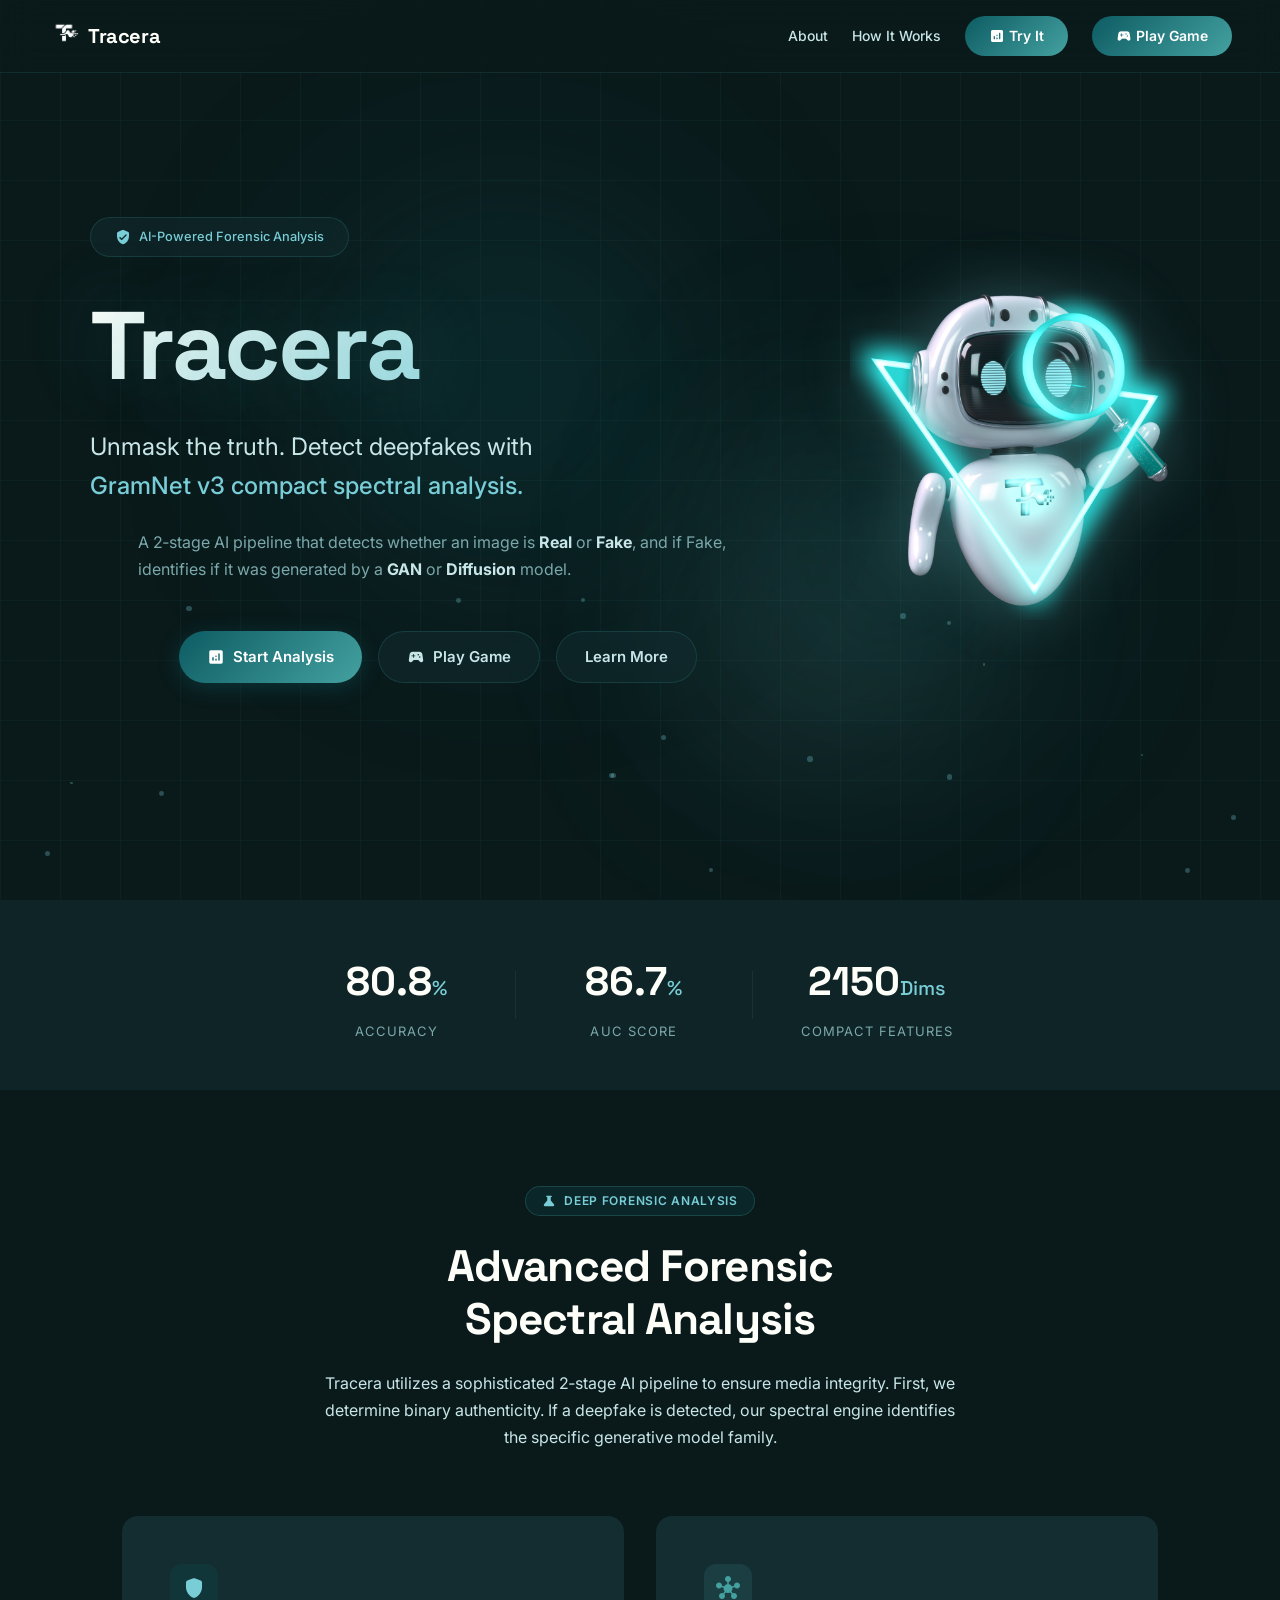
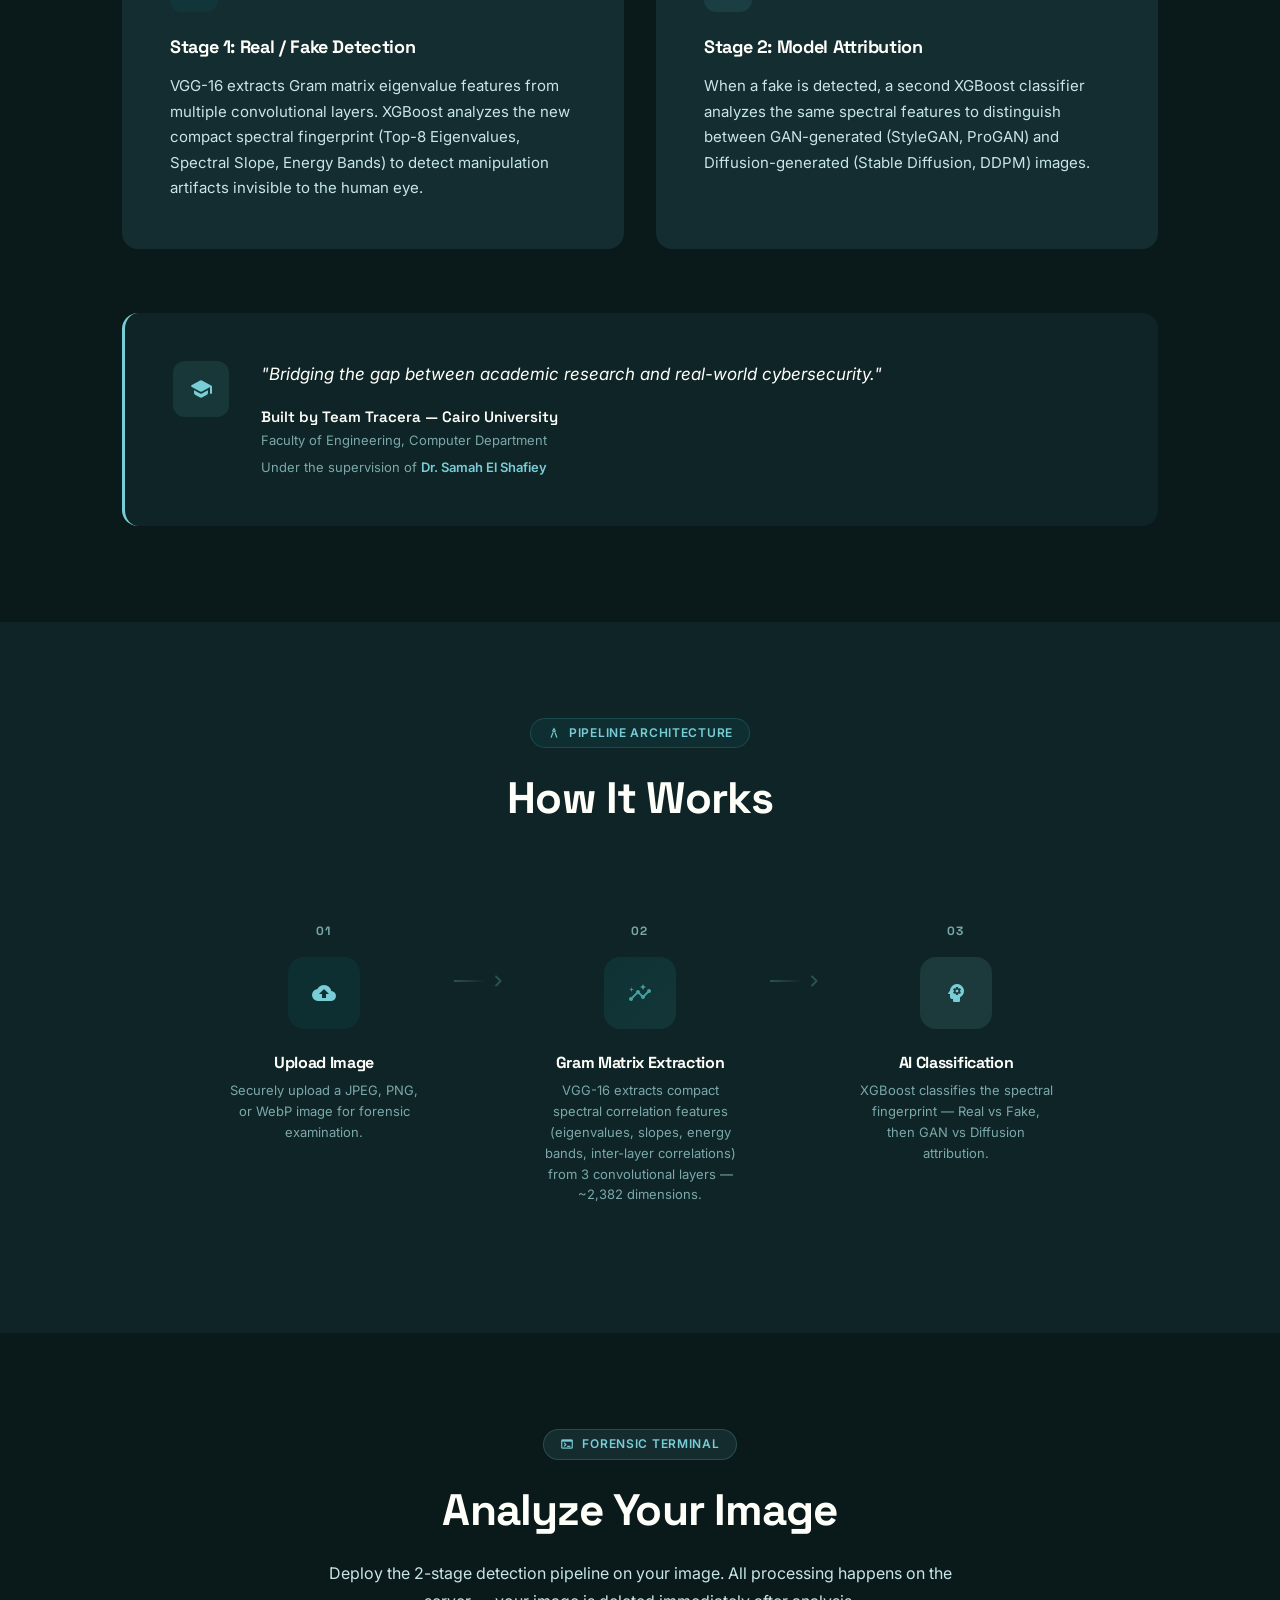
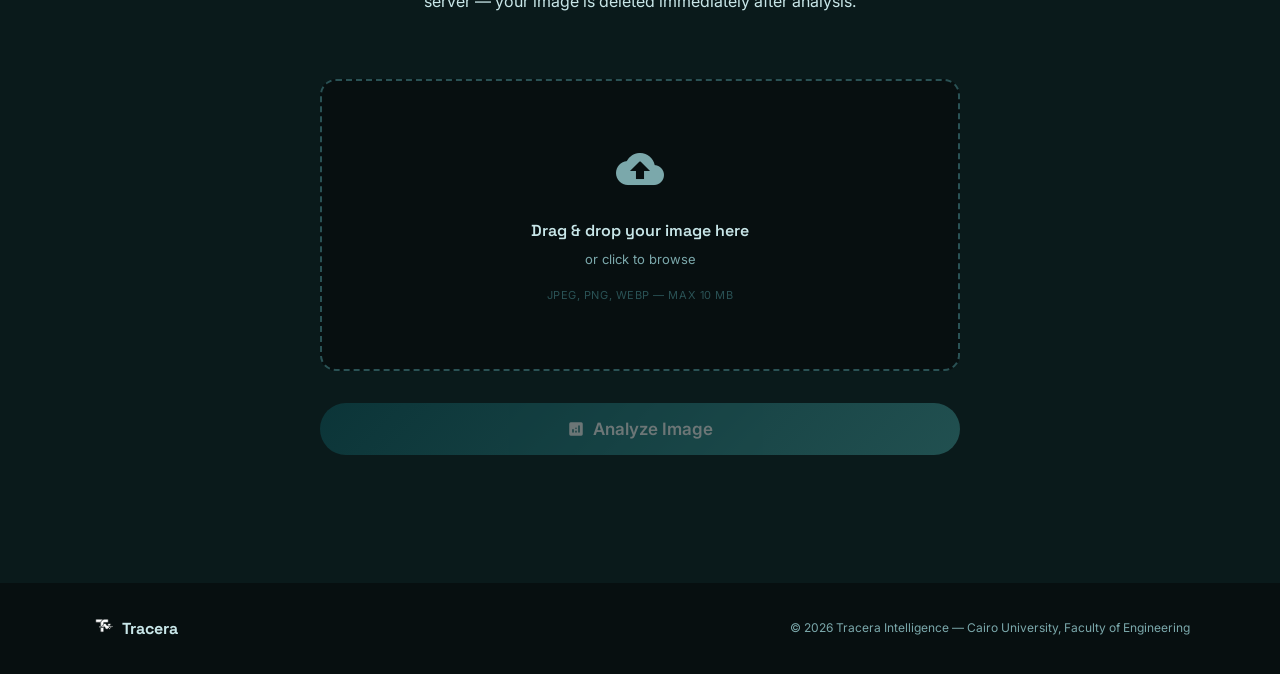
<file: static/index.html>
<!DOCTYPE html>
<html lang="en">

<head>
    <meta charset="UTF-8" />
    <meta name="viewport" content="width=device-width, initial-scale=1.0" />
    <title>Tracera | Digital Forensic Intelligence — Deepfake Detection</title>
    <meta name="description"
        content="Tracera is an AI-powered deepfake detection tool using Gram Matrix spectral analysis. Built by Cairo University Engineering students." />
    <meta name="theme-color" content="#0a1a1b" />

    <!-- Fonts: Space Grotesk (Headlines) + Inter (Body) -->
    <link rel="preconnect" href="https://fonts.googleapis.com" />
    <link rel="preconnect" href="https://fonts.gstatic.com" crossorigin />
    <link
        href="https://fonts.googleapis.com/css2?family=Space+Grotesk:wght@400;500;600;700&family=Inter:wght@300;400;500;600&display=swap"
        rel="stylesheet" />

    <!-- Material Icons -->
    <link href="https://fonts.googleapis.com/icon?family=Material+Icons+Round" rel="stylesheet" />

    <link rel="stylesheet" href="css/style.css" />
</head>

<body>

    <!-- ============================================================= -->
    <!-- NAVIGATION -->
    <!-- ============================================================= -->
    <nav id="main-nav" class="nav">
        <div class="nav__brand">
            <img src="images/logo.png" alt="Tracera Logo" class="nav__logo-img" />
            <span class="nav__logo-text">Tracera</span>
        </div>
        <button class="nav__hamburger" id="hamburger-btn" aria-label="Toggle menu">
            <span></span><span></span><span></span>
        </button>
        <div class="nav__links" id="nav-links">
            <a href="#about" class="nav__link" id="nav-about">About</a>
            <a href="#how-it-works" class="nav__link" id="nav-how">How It Works</a>
            <a href="#try" class="nav__link nav__link--cta" id="nav-try">
                <span class="material-icons-round">analytics</span>
                Try It
            </a>
            <a href="https://noureldin-islam-2006.github.io/tracera-game/" target="_blank" rel="noopener noreferrer" class="nav__link nav__link--cta nav__link--game" id="nav-game">
                <span class="material-icons-round">sports_esports</span>
                Play Game
            </a>
        </div>
    </nav>

    <!-- ============================================================= -->
    <!-- HERO SECTION -->
    <!-- ============================================================= -->
    <section id="hero" class="hero">
        <div class="hero__bg">
            <div class="hero__orb hero__orb--1"></div>
            <div class="hero__orb hero__orb--2"></div>
            <div class="hero__orb hero__orb--3"></div>
            <div class="hero__grid-overlay"></div>
            <div class="hero__particles" id="hero-particles"></div>
        </div>
        <div class="hero__content">
            <div class="hero__text">
                <div class="hero__badge" data-animate="fade-up">
                    <span class="material-icons-round">verified_user</span>
                    AI-Powered Forensic Analysis
                </div>
                <h1 class="hero__title" data-animate="fade-up" data-delay="100">
                    Tracera
                </h1>
                <p class="hero__subtitle" data-animate="fade-up" data-delay="200">
                    Unmask the truth. Detect deepfakes with<br />
                    <span class="hero__highlight">GramNet v3 compact spectral analysis.</span>
                </p>
                <p class="hero__desc" data-animate="fade-up" data-delay="300">
                    A 2&#8209;stage AI pipeline that detects whether an image is
                    <strong>Real</strong> or <strong>Fake</strong>, and if Fake, identifies
                    if it was generated by a <strong>GAN</strong> or <strong>Diffusion</strong> model.
                </p>
                <div class="hero__actions" data-animate="fade-up" data-delay="400">
                    <a href="#try" class="btn btn--primary" id="hero-cta">
                        <span class="material-icons-round">analytics</span>
                        Start Analysis
                    </a>
                    <a href="https://noureldin-islam-2006.github.io/tracera-game/" target="_blank" rel="noopener noreferrer" class="btn btn--secondary" id="hero-game">
                        <span class="material-icons-round">sports_esports</span>
                        Play Game
                    </a>
                    <a href="#about" class="btn btn--secondary" id="hero-learn">
                        Learn More
                    </a>
                </div>

            </div>
            <div class="hero__robot" data-animate="fade-up" data-delay="200">
                <img src="images/robot.png" alt="Tracera AI Robot Mascot" class="hero__robot-img" />
            </div>
        </div>
    </section>

    <!-- ============================================================= -->
    <!-- STATS BAR -->
    <!-- ============================================================= -->
    <section class="stats" data-animate="fade-up">
        <div class="stats__card" id="stat-accuracy">
            <span class="stats__value" data-count="88.58">0</span><span class="stats__unit">%</span>
            <span class="stats__label">Accuracy</span>
        </div>
        <div class="stats__divider"></div>
        <div class="stats__card" id="stat-auc">
            <span class="stats__value" data-count="95.08">0</span><span class="stats__unit">%</span>
            <span class="stats__label">AUC Score</span>
        </div>
        <div class="stats__divider"></div>
        <div class="stats__card" id="stat-pipeline">
            <span class="stats__value" data-count="2358">0</span><span class="stats__unit">Dims</span>
            <span class="stats__label">Compact Features</span>
        </div>
    </section>

    <!-- ============================================================= -->
    <!-- ABOUT SECTION -->
    <!-- ============================================================= -->
    <section id="about" class="about">
        <div class="section-container">
            <div class="section-header" data-animate="fade-up">
                <span class="section-header__chip">
                    <span class="material-icons-round">science</span>
                    Deep Forensic Analysis
                </span>
                <h2 class="section-header__title">Advanced Forensic<br />Spectral Analysis</h2>
                <p class="section-header__desc">
                    Tracera utilizes a sophisticated 2&#8209;stage AI pipeline to ensure
                    media integrity. First, we determine binary authenticity. If a deepfake
                    is detected, our spectral engine identifies the specific generative
                    model family.
                </p>
            </div>

            <div class="about__cards" data-animate="fade-up" data-delay="200">
                <div class="about__card">
                    <div class="about__card-icon about__card-icon--stage1">
                        <span class="material-icons-round">shield</span>
                    </div>
                    <h3>Stage 1: Real / Fake Detection</h3>
                    <p>
                        VGG-16 extracts Gram matrix eigenvalue features from multiple
                        convolutional layers. XGBoost analyzes the new compact spectral fingerprint
                        (Top-8 Eigenvalues, Spectral Slope, Energy Bands) to detect manipulation
                        artifacts invisible to the human eye.
                    </p>
                </div>
                <div class="about__card">
                    <div class="about__card-icon about__card-icon--stage2">
                        <span class="material-icons-round">hub</span>
                    </div>
                    <h3>Stage 2: Model Attribution</h3>
                    <p>
                        When a fake is detected, a second XGBoost classifier analyzes the
                        same spectral features to distinguish between GAN-generated
                        (StyleGAN, ProGAN) and Diffusion-generated (Stable Diffusion, DDPM) images.
                    </p>
                </div>
            </div>

            <!-- Team Credit -->
            <div class="about__team" data-animate="fade-up" data-delay="400">
                <div class="about__team-badge">
                    <span class="material-icons-round">school</span>
                </div>
                <div class="about__team-info">
                    <p class="about__team-quote">"Bridging the gap between academic research and real-world
                        cybersecurity."</p>
                    <p class="about__team-name">Built by Team Tracera — Cairo University</p>
                    <p class="about__team-dept">Faculty of Engineering, Computer Department</p>
                    <p class="about__team-sup">Under the supervision of <strong>Dr. Samah El Shafiey</strong></p>
                </div>
            </div>
        </div>
    </section>

    <!-- ============================================================= -->
    <!-- HOW IT WORKS -->
    <!-- ============================================================= -->
    <section id="how-it-works" class="how">
        <div class="section-container">
            <div class="section-header" data-animate="fade-up">
                <span class="section-header__chip">
                    <span class="material-icons-round">architecture</span>
                    Pipeline Architecture
                </span>
                <h2 class="section-header__title">How It Works</h2>
            </div>

            <div class="how__steps" data-animate="fade-up" data-delay="200">
                <div class="how__step">
                    <div class="how__step-num">01</div>
                    <div class="how__step-icon">
                        <span class="material-icons-round">cloud_upload</span>
                    </div>
                    <h3>Upload Image</h3>
                    <p>Securely upload a JPEG, PNG, or WebP image for forensic examination.</p>
                </div>

                <div class="how__connector">
                    <div class="how__connector-line"></div>
                    <span class="material-icons-round">chevron_right</span>
                </div>

                <div class="how__step">
                    <div class="how__step-num">02</div>
                    <div class="how__step-icon how__step-icon--accent">
                        <span class="material-icons-round">insights</span>
                    </div>
                    <h3>Gram Matrix Extraction</h3>
                    <p>VGG-16 extracts compact spectral correlation features (eigenvalues, slopes, energy bands,
                        inter-layer correlations) from 3 convolutional layers — ~2,382 dimensions.</p>
                </div>

                <div class="how__connector">
                    <div class="how__connector-line"></div>
                    <span class="material-icons-round">chevron_right</span>
                </div>

                <div class="how__step">
                    <div class="how__step-num">03</div>
                    <div class="how__step-icon how__step-icon--tertiary">
                        <span class="material-icons-round">psychology</span>
                    </div>
                    <h3>AI Classification</h3>
                    <p>XGBoost classifies the spectral fingerprint — Real vs Fake, then GAN vs Diffusion attribution.
                    </p>
                </div>
            </div>
        </div>
    </section>

    <!-- ============================================================= -->
    <!-- TRY IT SECTION -->
    <!-- ============================================================= -->
    <section id="try" class="try">
        <div class="section-container">
            <div class="section-header" data-animate="fade-up">
                <span class="section-header__chip section-header__chip--cyan">
                    <span class="material-icons-round">terminal</span>
                    Forensic Terminal
                </span>
                <h2 class="section-header__title">Analyze Your Image</h2>
                <p class="section-header__desc">
                    Deploy the 2-stage detection pipeline on your image.
                    All processing happens on the server — your image is deleted immediately after analysis.
                </p>
            </div>

            <div class="try__panel" data-animate="fade-up" data-delay="200">
                <!-- Upload Area -->
                <div class="try__upload" id="upload-zone">
                    <div class="try__upload-content" id="upload-content">
                        <div class="try__upload-icon">
                            <span class="material-icons-round">cloud_upload</span>
                        </div>
                        <p class="try__upload-title">Drag &amp; drop your image here</p>
                        <p class="try__upload-hint">or click to browse</p>
                        <p class="try__upload-formats">JPEG, PNG, WebP — Max 10 MB</p>
                    </div>

                    <!-- Image Preview (hidden until file selected) -->
                    <div class="try__preview" id="preview-area" style="display:none;">
                        <img id="preview-image" alt="Uploaded preview" />
                        <button class="try__preview-remove" id="remove-btn" title="Remove image">
                            <span class="material-icons-round">close</span>
                        </button>
                    </div>

                    <input type="file" id="file-input" accept=".jpg,.jpeg,.png,.webp" hidden />
                </div>

                <!-- Analyze Button -->
                <button class="btn btn--primary btn--large try__analyze-btn" id="analyze-btn" disabled>
                    <span class="material-icons-round">analytics</span>
                    <span id="analyze-btn-text">Analyze Image</span>
                </button>

                <!-- Loading State -->
                <div class="try__loading" id="loading-state" style="display:none;">
                    <div class="try__loading-bar">
                        <div class="try__loading-progress"></div>
                    </div>
                    <p class="try__loading-text">Running spectral analysis…</p>
                </div>

                <!-- Error State -->
                <div class="try__error" id="error-state" style="display:none;">
                    <span class="material-icons-round">error_outline</span>
                    <p id="error-message"></p>
                    <button class="btn btn--secondary btn--small" id="error-dismiss">Dismiss</button>
                </div>

                <!-- Results -->
                <div class="try__results" id="results-area" style="display:none;">
                    <div class="try__results-header">
                        <span class="material-icons-round">description</span>
                        Analysis Report
                    </div>

                    <div class="try__results-body">
                        <!-- Verdict -->
                        <div class="try__verdict" id="verdict-badge">
                            <span class="try__verdict-label">Verdict</span>
                            <span class="try__verdict-value" id="verdict-text">REAL</span>
                        </div>

                        <!-- Confidence Gauge -->
                        <div class="try__gauge-container">
                            <svg class="try__gauge" viewBox="0 0 120 120" id="confidence-gauge">
                                <circle cx="60" cy="60" r="52" class="try__gauge-bg" />
                                <circle cx="60" cy="60" r="52" class="try__gauge-fill" id="gauge-fill"
                                    stroke-dasharray="326.73" stroke-dashoffset="326.73" />
                                <text x="60" y="55" class="try__gauge-value" id="gauge-value">0%</text>
                                <text x="60" y="72" class="try__gauge-label">Confidence</text>
                            </svg>
                        </div>

                        <!-- Attribution (shown only for Fake) -->
                        <div class="try__attribution" id="attribution-area" style="display:none;">
                            <span class="try__attribution-label">Generator Identified</span>
                            <span class="try__attribution-value" id="attribution-text">GAN</span>
                            <span class="try__attribution-conf" id="attribution-conf"></span>
                        </div>
                    </div>

                    <button class="btn btn--secondary try__again-btn" id="try-again-btn">
                        <span class="material-icons-round">refresh</span>
                        Analyze Another
                    </button>
                </div>
            </div>
        </div>
    </section>

    <!-- ============================================================= -->
    <!-- FOOTER -->
    <!-- ============================================================= -->
    <footer class="footer">
        <div class="footer__content">
            <div class="footer__brand">
                <img src="images/logo.png" alt="Tracera" style="height:24px;width:auto;" />
                <span>Tracera</span>
            </div>
            <p class="footer__copy">© 2026 Tracera Intelligence — Cairo University, Faculty of Engineering</p>
        </div>
    </footer>

    <script src="js/app.js"></script>
</body>

</html>
</file>
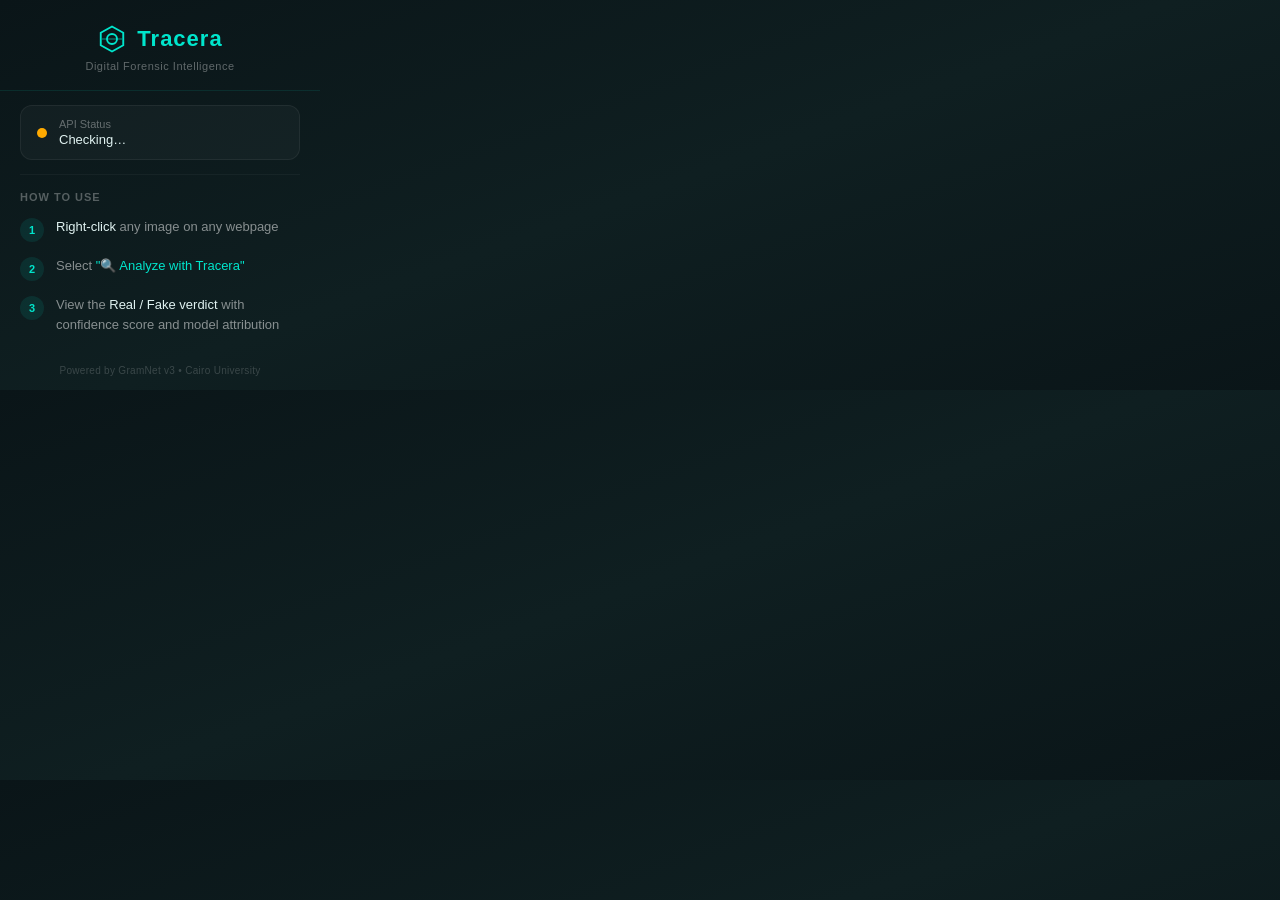
<file: tracera-extension/popup.html>
<!DOCTYPE html>
<html lang="en">

<head>
    <meta charset="UTF-8" />
    <meta name="viewport" content="width=device-width, initial-scale=1.0" />
    <title>Tracera</title>
    <style>
        * {
            margin: 0;
            padding: 0;
            box-sizing: border-box;
        }

        body {
            width: 320px;
            font-family: 'Segoe UI', -apple-system, BlinkMacSystemFont, sans-serif;
            background: linear-gradient(160deg, #0a1518 0%, #0f1f21 50%, #0a1518 100%);
            color: #e0f2f1;
            overflow-x: hidden;
        }

        /* Header */
        .header {
            padding: 24px 20px 18px;
            text-align: center;
            border-bottom: 1px solid rgba(0, 229, 204, 0.1);
        }

        .header__brand {
            display: flex;
            align-items: center;
            justify-content: center;
            gap: 10px;
            margin-bottom: 6px;
        }

        .header__logo {
            width: 30px;
            height: 30px;
            color: #00e5cc;
        }

        .header__name {
            font-size: 22px;
            font-weight: 700;
            color: #00e5cc;
            letter-spacing: 1px;
        }

        .header__sub {
            font-size: 11px;
            color: rgba(255, 255, 255, 0.35);
            letter-spacing: 0.5px;
        }

        /* Status */
        .status {
            padding: 14px 20px;
        }

        .status__card {
            background: rgba(255, 255, 255, 0.03);
            border: 1px solid rgba(255, 255, 255, 0.06);
            border-radius: 12px;
            padding: 12px 16px;
            display: flex;
            align-items: center;
            gap: 12px;
        }

        .status__dot {
            width: 10px;
            height: 10px;
            border-radius: 50%;
            background: #555;
            flex-shrink: 0;
            transition: background 0.3s ease, box-shadow 0.3s ease;
        }

        .status__dot--ok {
            background: #00e596;
            box-shadow: 0 0 8px rgba(0, 229, 150, 0.4);
        }

        .status__dot--error {
            background: #ff4d4d;
            box-shadow: 0 0 8px rgba(255, 77, 77, 0.4);
        }

        .status__dot--loading {
            background: #ffaa00;
            animation: pulse-dot 1.5s ease-in-out infinite;
        }

        @keyframes pulse-dot {
            0%, 100% { opacity: 1; }
            50% { opacity: 0.3; }
        }

        .status__info {
            flex: 1;
        }

        .status__label {
            font-size: 11px;
            color: rgba(255, 255, 255, 0.35);
            margin-bottom: 2px;
        }

        .status__value {
            font-size: 13px;
            font-weight: 500;
            color: #e0f2f1;
        }

        /* Instructions */
        .instructions {
            padding: 16px 20px;
        }

        .instructions__title {
            font-size: 11px;
            color: rgba(255, 255, 255, 0.3);
            text-transform: uppercase;
            letter-spacing: 1px;
            margin-bottom: 14px;
        }

        .instructions__step {
            display: flex;
            gap: 12px;
            margin-bottom: 14px;
        }

        .instructions__step:last-child {
            margin-bottom: 0;
        }

        .instructions__num {
            width: 24px;
            height: 24px;
            border-radius: 50%;
            background: rgba(0, 229, 204, 0.1);
            color: #00e5cc;
            font-size: 11px;
            font-weight: 700;
            display: flex;
            align-items: center;
            justify-content: center;
            flex-shrink: 0;
            margin-top: 1px;
        }

        .instructions__text {
            font-size: 13px;
            color: rgba(255, 255, 255, 0.5);
            line-height: 1.55;
        }

        .instructions__text strong {
            color: #e0f2f1;
            font-weight: 500;
        }

        .instructions__text .highlight {
            color: #00e5cc;
            font-weight: 500;
        }

        /* Divider */
        .divider {
            height: 1px;
            background: rgba(255, 255, 255, 0.04);
            margin: 0 20px;
        }

        /* Footer */
        .footer {
            padding: 14px 20px;
            text-align: center;
        }

        .footer__text {
            font-size: 10px;
            color: rgba(255, 255, 255, 0.18);
            letter-spacing: 0.3px;
        }
    </style>
</head>

<body>
    <!-- Header -->
    <div class="header">
        <div class="header__brand">
            <svg class="header__logo" viewBox="0 0 24 24" fill="none" xmlns="http://www.w3.org/2000/svg">
                <path d="M12 2L3 7v10l9 5 9-5V7l-9-5z" stroke="currentColor" stroke-width="1.5" fill="none"/>
                <path d="M12 8a4 4 0 100 8 4 4 0 000-8z" stroke="currentColor" stroke-width="1.5"/>
                <line x1="4" y1="12" x2="20" y2="12" stroke="currentColor" stroke-width="1" opacity="0.5"/>
            </svg>
            <span class="header__name">Tracera</span>
        </div>
        <p class="header__sub">Digital Forensic Intelligence</p>
    </div>

    <!-- Server Status -->
    <div class="status">
        <div class="status__card">
            <div class="status__dot status__dot--loading" id="status-dot"></div>
            <div class="status__info">
                <div class="status__label">API Status</div>
                <div class="status__value" id="status-text">Checking…</div>
            </div>
        </div>
    </div>

    <div class="divider"></div>

    <!-- Instructions -->
    <div class="instructions">
        <h3 class="instructions__title">How to Use</h3>
        <div class="instructions__step">
            <span class="instructions__num">1</span>
            <p class="instructions__text"><strong>Right-click</strong> any image on any webpage</p>
        </div>
        <div class="instructions__step">
            <span class="instructions__num">2</span>
            <p class="instructions__text">Select <span class="highlight">"🔍 Analyze with Tracera"</span></p>
        </div>
        <div class="instructions__step">
            <span class="instructions__num">3</span>
            <p class="instructions__text">View the <strong>Real / Fake verdict</strong> with confidence score and model attribution</p>
        </div>
    </div>

    <!-- Footer -->
    <div class="footer">
        <p class="footer__text">Powered by GramNet v3 • Cairo University</p>
    </div>

    <script src="popup.js"></script>
</body>

</html>
</file>
<file: static/css/style.css>
/* ================================================================
   TRACERA — Design System: "Tracera Kinetic" (from Stitch)
   Dark forensic lab aesthetic with glassmorphism + neon accents
   ================================================================ */

/* ----------------------------------------------------------------
   0. CSS CUSTOM PROPERTIES (Design Tokens from Stitch)
   ---------------------------------------------------------------- */
:root {
    /* Surfaces — deep teal dark mode */
    --surface-lowest:     #070f10;
    --surface-dim:        #0a1a1b;
    --surface-low:        #0f2426;
    --surface:            #132d30;
    --surface-high:       #1a3a3d;
    --surface-highest:    #22484b;
    --surface-bright:     #2a5255;
    --surface-variant:    #1e4245;

    /* Primary (Teal) */
    --primary:            #78CDD7;
    --primary-container:  #0D5C63;
    --on-primary:         #0a4a50;
    --primary-deep:       #0D5C63;
    --primary-mid:        #247B7B;

    /* Secondary */
    --secondary:          #44A1A0;
    --secondary-container:#0D5C63;

    /* Tertiary (Light Cyan) */
    --tertiary:           #78CDD7;
    --tertiary-container: #0D5C63;
    --tertiary-dim:       #44A1A0;

    /* Text */
    --on-surface:         #FFFFFA;
    --on-surface-variant: #c8e6e8;
    --outline:            #7ba8ab;
    --outline-variant:    #2a5255;

    /* Semantic */
    --error:              #ffb4ab;
    --error-container:    #93000a;
    --on-error-container: #ffdad6;
    --success:            #44A1A0;
    --success-glow:       rgba(68, 161, 160, 0.25);
    --danger:             #ff4e6a;
    --danger-glow:        rgba(255, 78, 106, 0.25);

    /* Typography */
    --font-display:       'Space Grotesk', system-ui, sans-serif;
    --font-body:          'Inter', system-ui, sans-serif;

    /* Spacing */
    --space-xs:  0.25rem;
    --space-sm:  0.5rem;
    --space-md:  1rem;
    --space-lg:  1.5rem;
    --space-xl:  2rem;
    --space-2xl: 3rem;
    --space-3xl: 4rem;
    --space-4xl: 6rem;

    /* Radius */
    --radius-sm: 0.375rem;
    --radius-md: 0.5rem;
    --radius-lg: 0.75rem;
    --radius-xl: 1rem;
    --radius-2xl:1.5rem;
    --radius-full: 9999px;

    /* Shadows */
    --shadow-glow:   0 0 32px rgba(13, 92, 99, 0.15), 0 0 16px rgba(68, 161, 160, 0.1);
    --shadow-card:   0 4px 24px rgba(0, 0, 0, 0.3);
    --shadow-neon:   0 0 20px rgba(120, 205, 215, 0.2);

    /* Transitions */
    --ease-out:  cubic-bezier(0.16, 1, 0.3, 1);
    --ease-tech: cubic-bezier(0.65, 0, 0.35, 1);
    --duration:  0.4s;
}

/* ----------------------------------------------------------------
   1. RESET & BASE
   ---------------------------------------------------------------- */
*, *::before, *::after {
    margin: 0;
    padding: 0;
    box-sizing: border-box;
}

html {
    scroll-behavior: smooth;
    font-size: 16px;
    overflow-x: hidden;
}

body {
    font-family: var(--font-body);
    background-color: var(--surface-dim);
    color: var(--on-surface-variant);
    line-height: 1.7;
    -webkit-font-smoothing: antialiased;
    -moz-osx-font-smoothing: grayscale;
    overflow-x: hidden;
}

h1, h2, h3, h4, h5, h6 {
    font-family: var(--font-display);
    color: var(--on-surface);
    line-height: 1.2;
    letter-spacing: -0.02em;
}

a {
    color: var(--primary);
    text-decoration: none;
    transition: color var(--duration) var(--ease-out);
}

a:hover { color: var(--tertiary); }

img {
    max-width: 100%;
    height: auto;
    display: block;
}

/* Selection */
::selection {
    background: rgba(13, 92, 99, 0.6);
    color: var(--on-surface);
}

/* ----------------------------------------------------------------
   2. ANIMATIONS
   ---------------------------------------------------------------- */
@keyframes fadeUp {
    from { opacity: 0; transform: translateY(30px); }
    to   { opacity: 1; transform: translateY(0); }
}

@keyframes fadeIn {
    from { opacity: 0; }
    to   { opacity: 1; }
}

@keyframes pulse {
    0%, 100% { transform: scale(1); opacity: 0.6; }
    50%      { transform: scale(1.05); opacity: 0.8; }
}

@keyframes float {
    0%, 100% { transform: translateY(0px); }
    50% { transform: translateY(-12px); }
}

@keyframes scanLine {
    0%   { transform: translateX(-100%); }
    100% { transform: translateX(200%); }
}

@keyframes orbMove1 {
    0%, 100% { transform: translate(0, 0) scale(1); }
    25% { transform: translate(40px, -30px) scale(1.1); }
    50% { transform: translate(-20px, 20px) scale(0.95); }
    75% { transform: translate(30px, 40px) scale(1.05); }
}

@keyframes orbMove2 {
    0%, 100% { transform: translate(0, 0) scale(1); }
    33% { transform: translate(-50px, 20px) scale(1.08); }
    66% { transform: translate(30px, -40px) scale(0.92); }
}

@keyframes orbMove3 {
    0%, 100% { transform: translate(0, 0) scale(1); }
    50% { transform: translate(20px, -50px) scale(1.12); }
}

@keyframes shimmer {
    0% { background-position: -200% 0; }
    100% { background-position: 200% 0; }
}

@keyframes gaugeAppear {
    from { stroke-dashoffset: 326.73; }
}

@keyframes glowPulse {
    0%, 100% { box-shadow: 0 0 20px rgba(68, 161, 160, 0.2); }
    50% { box-shadow: 0 0 40px rgba(120, 205, 215, 0.35); }
}

@keyframes robotFloat {
    0%, 100% { transform: translateY(0px) rotate(0deg); }
    25% { transform: translateY(-12px) rotate(1deg); }
    75% { transform: translateY(-6px) rotate(-1deg); }
}

@keyframes robotGlow {
    0%, 100% { filter: drop-shadow(0 0 20px rgba(120, 205, 215, 0.3)); }
    50% { filter: drop-shadow(0 0 40px rgba(120, 205, 215, 0.5)); }
}

/* Scroll-triggered animation helper */
[data-animate] {
    opacity: 0;
    transform: translateY(30px);
    transition: opacity 0.7s var(--ease-out), transform 0.7s var(--ease-out);
}

[data-animate].is-visible {
    opacity: 1;
    transform: translateY(0);
}

/* ----------------------------------------------------------------
   3. NAVIGATION
   ---------------------------------------------------------------- */
.nav {
    position: fixed;
    top: 0;
    left: 0;
    right: 0;
    z-index: 100;
    display: flex;
    align-items: center;
    justify-content: space-between;
    padding: var(--space-md) var(--space-2xl);
    background: rgba(10, 26, 27, 0.7);
    backdrop-filter: blur(16px);
    -webkit-backdrop-filter: blur(16px);
    border-bottom: 1px solid rgba(68, 161, 160, 0.15);
    transition: background var(--duration) var(--ease-out),
                box-shadow var(--duration) var(--ease-out);
}

.nav.is-scrolled {
    background: rgba(7, 15, 16, 0.95);
    box-shadow: var(--shadow-glow);
}

.nav__brand {
    display: flex;
    align-items: center;
    gap: var(--space-sm);
}

.nav__logo-icon {
    color: var(--tertiary);
    font-size: 1.5rem;
}

.nav__logo-text {
    font-family: var(--font-display);
    font-weight: 700;
    font-size: 1.25rem;
    color: var(--on-surface);
    letter-spacing: -0.02em;
}

.nav__links {
    display: flex;
    align-items: center;
    gap: var(--space-lg);
}

.nav__link {
    font-family: var(--font-body);
    font-size: 0.875rem;
    font-weight: 500;
    color: var(--on-surface-variant);
    transition: color var(--duration) var(--ease-out);
    position: relative;
}

.nav__link::after {
    content: '';
    position: absolute;
    bottom: -4px;
    left: 0;
    width: 0;
    height: 2px;
    background: var(--tertiary);
    transition: width var(--duration) var(--ease-out);
}

.nav__link:hover { color: var(--on-surface); }
.nav__link:hover::after { width: 100%; }

.nav__link--cta {
    display: flex;
    align-items: center;
    gap: var(--space-xs);
    padding: var(--space-sm) var(--space-lg);
    background: linear-gradient(135deg, var(--primary-deep), var(--secondary));
    border-radius: var(--radius-full);
    color: #fff !important;
    font-weight: 600;
}

.nav__link--cta::after { display: none; }

.nav__link--cta:hover {
    box-shadow: 0 0 20px rgba(68, 161, 160, 0.4);
    transform: translateY(-1px);
}

.nav__link--cta .material-icons-round { font-size: 1rem; }

/* ----------------------------------------------------------------
   4. HERO
   ---------------------------------------------------------------- */
.hero {
    position: relative;
    min-height: 100vh;
    display: flex;
    align-items: center;
    justify-content: center;
    padding: var(--space-4xl) var(--space-2xl);
    overflow: hidden;
}

.hero__bg {
    position: absolute;
    inset: 0;
    z-index: 0;
    overflow: hidden;
}

.hero__orb {
    position: absolute;
    border-radius: 50%;
    filter: blur(100px);
    will-change: transform;
}

.hero__orb--1 {
    width: 500px;
    height: 500px;
    background: radial-gradient(circle, rgba(13, 92, 99, 0.4) 0%, transparent 70%);
    top: 15%;
    left: 20%;
    animation: orbMove1 20s ease-in-out infinite;
}

.hero__orb--2 {
    width: 400px;
    height: 400px;
    background: radial-gradient(circle, rgba(36, 123, 123, 0.35) 0%, transparent 70%);
    top: 40%;
    right: 15%;
    animation: orbMove2 25s ease-in-out infinite;
}

.hero__orb--3 {
    width: 350px;
    height: 350px;
    background: radial-gradient(circle, rgba(120, 205, 215, 0.2) 0%, transparent 70%);
    bottom: 10%;
    left: 50%;
    animation: orbMove3 18s ease-in-out infinite;
}

.hero__grid-overlay {
    position: absolute;
    inset: 0;
    background-image:
        linear-gradient(rgba(68, 161, 160, 0.06) 1px, transparent 1px),
        linear-gradient(90deg, rgba(68, 161, 160, 0.06) 1px, transparent 1px);
    background-size: 60px 60px;
}

.hero__content {
    position: relative;
    z-index: 1;
    text-align: center;
    max-width: 800px;
}

.hero__badge {
    display: inline-flex;
    align-items: center;
    gap: var(--space-sm);
    padding: var(--space-sm) var(--space-lg);
    background: rgba(19, 45, 48, 0.5);
    backdrop-filter: blur(12px);
    border: 1px solid rgba(68, 161, 160, 0.2);
    border-radius: var(--radius-full);
    font-size: 0.8rem;
    font-weight: 500;
    color: var(--tertiary);
    margin-bottom: var(--space-xl);
}

.hero__badge .material-icons-round { font-size: 1rem; }

.hero__title {
    font-size: clamp(3rem, 8vw, 6rem);
    font-weight: 700;
    background: linear-gradient(135deg, #FFFFFA 0%, #78CDD7 40%, #44A1A0 60%, #FFFFFA 100%);
    background-size: 200% auto;
    -webkit-background-clip: text;
    -webkit-text-fill-color: transparent;
    background-clip: text;
    animation: shimmer 5s linear infinite;
    margin-bottom: var(--space-lg);
    text-shadow: 0 0 80px rgba(68, 161, 160, 0.3);
}

.hero__subtitle {
    font-size: clamp(1.1rem, 2.2vw, 1.5rem);
    color: var(--on-surface-variant);
    margin-bottom: var(--space-lg);
    line-height: 1.6;
}

.hero__highlight {
    color: var(--tertiary);
    font-weight: 500;
}

.hero__desc {
    font-size: 1rem;
    color: var(--outline);
    max-width: 600px;
    margin: 0 auto var(--space-2xl);
}

.hero__desc strong { color: var(--on-surface-variant); }

.hero__actions {
    display: flex;
    gap: var(--space-md);
    justify-content: center;
    flex-wrap: wrap;
}

/* ----------------------------------------------------------------
   5. BUTTONS
   ---------------------------------------------------------------- */
.btn {
    display: inline-flex;
    align-items: center;
    gap: var(--space-sm);
    padding: 0.75rem 1.75rem;
    border: none;
    border-radius: var(--radius-full);
    font-family: var(--font-body);
    font-size: 0.9375rem;
    font-weight: 600;
    cursor: pointer;
    transition: all var(--duration) var(--ease-out);
    text-decoration: none;
    white-space: nowrap;
}

.btn .material-icons-round { font-size: 1.125rem; }

.btn--primary {
    background: linear-gradient(135deg, var(--primary-deep), var(--secondary));
    color: #fff;
    box-shadow: 0 4px 20px rgba(13, 92, 99, 0.4);
}

.btn--primary:hover {
    box-shadow: 0 0 30px rgba(68, 161, 160, 0.5);
    transform: translateY(-2px);
    color: #fff;
}

.btn--primary:active { transform: translateY(0); }

.btn--primary:disabled {
    opacity: 0.4;
    cursor: not-allowed;
    box-shadow: none;
    transform: none;
}

.btn--secondary {
    background: rgba(19, 45, 48, 0.5);
    backdrop-filter: blur(8px);
    border: 1px solid rgba(68, 161, 160, 0.2);
    color: var(--on-surface-variant);
}

.btn--secondary:hover {
    background: rgba(19, 45, 48, 0.8);
    color: var(--on-surface);
    border-color: rgba(68, 161, 160, 0.4);
}

.btn--large {
    padding: 1rem 2.5rem;
    font-size: 1.0625rem;
}

.btn--small {
    padding: 0.5rem 1rem;
    font-size: 0.8125rem;
}

/* ----------------------------------------------------------------
   6. STATS BAR
   ---------------------------------------------------------------- */
.stats {
    display: flex;
    align-items: center;
    justify-content: center;
    gap: var(--space-2xl);
    padding: var(--space-2xl) var(--space-xl);
    background: var(--surface-low);
    flex-wrap: wrap;
}

.stats__card {
    text-align: center;
    min-width: 140px;
}

.stats__value {
    font-family: var(--font-display);
    font-size: 2.5rem;
    font-weight: 700;
    color: var(--on-surface);
}

.stats__unit {
    font-family: var(--font-display);
    font-size: 1.25rem;
    font-weight: 500;
    color: var(--tertiary);
}

.stats__label {
    display: block;
    font-size: 0.8125rem;
    color: var(--outline);
    margin-top: var(--space-xs);
    text-transform: uppercase;
    letter-spacing: 0.08em;
}

.stats__divider {
    width: 1px;
    height: 48px;
    background: rgba(72, 68, 86, 0.3);
}

/* ----------------------------------------------------------------
   7. SECTION SHARED
   ---------------------------------------------------------------- */
.section-container {
    max-width: 1100px;
    margin: 0 auto;
    padding: var(--space-4xl) var(--space-xl);
}

.section-header {
    text-align: center;
    margin-bottom: var(--space-3xl);
}

.section-header__chip {
    display: inline-flex;
    align-items: center;
    gap: var(--space-sm);
    padding: var(--space-xs) var(--space-md);
    background: rgba(13, 92, 99, 0.2);
    border: 1px solid rgba(68, 161, 160, 0.25);
    border-radius: var(--radius-full);
    font-size: 0.75rem;
    font-weight: 600;
    color: var(--primary);
    text-transform: uppercase;
    letter-spacing: 0.06em;
    margin-bottom: var(--space-lg);
}

.section-header__chip .material-icons-round { font-size: 0.875rem; }

.section-header__chip--cyan {
    background: rgba(120, 205, 215, 0.1);
    border-color: rgba(120, 205, 215, 0.2);
    color: var(--tertiary);
}

.section-header__title {
    font-size: clamp(2rem, 4vw, 2.75rem);
    margin-bottom: var(--space-lg);
}

.section-header__desc {
    color: var(--on-surface-variant);
    max-width: 640px;
    margin: 0 auto;
    font-size: 1rem;
}

/* ----------------------------------------------------------------
   8. ABOUT SECTION
   ---------------------------------------------------------------- */
.about {
    background: var(--surface-dim);
}

.about__cards {
    display: grid;
    grid-template-columns: repeat(auto-fit, minmax(320px, 1fr));
    gap: var(--space-xl);
    margin-bottom: var(--space-3xl);
}

.about__card {
    background: var(--surface);
    border-radius: var(--radius-xl);
    padding: var(--space-2xl);
    transition: transform var(--duration) var(--ease-out),
                box-shadow var(--duration) var(--ease-out);
}

.about__card:hover {
    transform: translateY(-4px);
    box-shadow: var(--shadow-glow);
}

.about__card h3 {
    font-size: 1.125rem;
    margin-bottom: var(--space-md);
}

.about__card p {
    font-size: 0.9375rem;
    line-height: 1.7;
}

.about__card-icon {
    width: 48px;
    height: 48px;
    display: flex;
    align-items: center;
    justify-content: center;
    border-radius: var(--radius-lg);
    margin-bottom: var(--space-lg);
    font-size: 1.25rem;
}

.about__card-icon--stage1 {
    background: rgba(13, 92, 99, 0.2);
    color: var(--primary);
}

.about__card-icon--stage2 {
    background: rgba(68, 161, 160, 0.15);
    color: var(--secondary);
}

/* Team */
.about__team {
    display: flex;
    align-items: flex-start;
    gap: var(--space-xl);
    background: var(--surface-low);
    border-radius: var(--radius-xl);
    padding: var(--space-2xl);
    border-left: 3px solid var(--tertiary);
}

.about__team-badge {
    width: 56px;
    height: 56px;
    min-width: 56px;
    display: flex;
    align-items: center;
    justify-content: center;
    background: rgba(68, 161, 160, 0.15);
    border-radius: var(--radius-lg);
    color: var(--tertiary);
    font-size: 1.5rem;
}

.about__team-quote {
    font-style: italic;
    color: var(--on-surface);
    font-size: 1.0625rem;
    margin-bottom: var(--space-md);
    line-height: 1.6;
}

.about__team-name {
    font-family: var(--font-display);
    font-weight: 600;
    color: var(--on-surface);
    font-size: 0.9375rem;
}

.about__team-dept {
    color: var(--outline);
    font-size: 0.8125rem;
}

.about__team-sup {
    color: var(--outline);
    font-size: 0.8125rem;
    margin-top: var(--space-xs);
}

.about__team-sup strong {
    color: var(--tertiary);
    font-weight: 600;
}

/* ----------------------------------------------------------------
   9. HOW IT WORKS
   ---------------------------------------------------------------- */
.how {
    background: var(--surface-low);
}

.how__steps {
    display: flex;
    align-items: flex-start;
    gap: 0;
    justify-content: center;
    flex-wrap: wrap;
}

.how__step {
    flex: 0 1 260px;
    text-align: center;
    padding: var(--space-xl);
    position: relative;
}

.how__step-num {
    font-family: var(--font-display);
    font-size: 0.75rem;
    font-weight: 700;
    color: var(--outline);
    text-transform: uppercase;
    letter-spacing: 0.1em;
    margin-bottom: var(--space-md);
}

.how__step-icon {
    width: 72px;
    height: 72px;
    display: flex;
    align-items: center;
    justify-content: center;
    margin: 0 auto var(--space-lg);
    background: rgba(13, 92, 99, 0.2);
    border-radius: var(--radius-xl);
    color: var(--primary);
    font-size: 1.75rem;
    transition: transform var(--duration) var(--ease-out),
                box-shadow var(--duration) var(--ease-out);
}

.how__step:hover .how__step-icon {
    transform: translateY(-4px);
    box-shadow: 0 8px 24px rgba(13, 92, 99, 0.3);
}

.how__step-icon--accent {
    background: linear-gradient(135deg, rgba(13, 92, 99, 0.25), rgba(36, 123, 123, 0.2));
    color: var(--secondary);
}

.how__step-icon--tertiary {
    background: rgba(120, 205, 215, 0.12);
    color: var(--tertiary);
}

.how__step h3 {
    font-size: 1rem;
    margin-bottom: var(--space-sm);
}

.how__step p {
    font-size: 0.8125rem;
    color: var(--outline);
    line-height: 1.6;
}

.how__connector {
    display: flex;
    align-items: center;
    padding-top: 80px;
    color: var(--outline-variant);
}

.how__connector-line {
    width: 32px;
    height: 2px;
    background: linear-gradient(90deg, var(--outline-variant), transparent);
}

/* ----------------------------------------------------------------
   10. TRY IT SECTION
   ---------------------------------------------------------------- */
.try {
    background: var(--surface-dim);
}

.try__panel {
    max-width: 640px;
    margin: 0 auto;
}

/* Upload Zone */
.try__upload {
    position: relative;
    border: 2px dashed var(--outline-variant);
    border-radius: var(--radius-xl);
    padding: var(--space-3xl) var(--space-xl);
    text-align: center;
    cursor: pointer;
    transition: border-color var(--duration) var(--ease-out),
                background var(--duration) var(--ease-out),
                box-shadow var(--duration) var(--ease-out);
    background: var(--surface-lowest);
    margin-bottom: var(--space-xl);
    overflow: hidden;
}

.try__upload:hover,
.try__upload.is-dragover {
    border-color: var(--secondary);
    background: rgba(68, 161, 160, 0.04);
    box-shadow: inset 0 0 40px rgba(68, 161, 160, 0.06);
}

.try__upload-icon {
    margin-bottom: var(--space-md);
}

.try__upload-icon .material-icons-round {
    font-size: 3rem;
    color: var(--outline);
    transition: color var(--duration) var(--ease-out),
                transform var(--duration) var(--ease-out);
}

.try__upload:hover .try__upload-icon .material-icons-round {
    color: var(--tertiary);
    transform: translateY(-4px);
}

.try__upload-title {
    font-family: var(--font-display);
    font-weight: 600;
    color: var(--on-surface-variant);
    margin-bottom: var(--space-xs);
}

.try__upload-hint {
    font-size: 0.8125rem;
    color: var(--outline);
    margin-bottom: var(--space-md);
}

.try__upload-formats {
    font-size: 0.6875rem;
    color: var(--outline-variant);
    text-transform: uppercase;
    letter-spacing: 0.05em;
}

/* Preview */
.try__preview {
    position: relative;
    max-height: 400px;
    overflow: hidden;
    border-radius: var(--radius-lg);
}

.try__preview img {
    width: 100%;
    max-height: 400px;
    object-fit: contain;
    border-radius: var(--radius-lg);
}

.try__preview-remove {
    position: absolute;
    top: var(--space-sm);
    right: var(--space-sm);
    width: 36px;
    height: 36px;
    display: flex;
    align-items: center;
    justify-content: center;
    background: rgba(7, 15, 16, 0.8);
    backdrop-filter: blur(8px);
    border: 1px solid rgba(68, 161, 160, 0.2);
    border-radius: var(--radius-full);
    color: var(--on-surface);
    cursor: pointer;
    transition: background var(--duration) var(--ease-out);
}

.try__preview-remove:hover {
    background: var(--error-container);
    color: var(--on-error-container);
}

/* Analyze Button */
.try__analyze-btn {
    width: 100%;
    justify-content: center;
    margin-bottom: var(--space-xl);
}

/* Loading */
.try__loading {
    text-align: center;
    padding: var(--space-xl);
}

.try__loading-bar {
    width: 100%;
    height: 4px;
    background: var(--surface-highest);
    border-radius: var(--radius-full);
    overflow: hidden;
    margin-bottom: var(--space-md);
}

.try__loading-progress {
    width: 40%;
    height: 100%;
    background: linear-gradient(90deg, var(--primary-deep), var(--tertiary));
    border-radius: var(--radius-full);
    animation: scanLine 1.5s var(--ease-tech) infinite;
}

.try__loading-text {
    font-size: 0.875rem;
    color: var(--outline);
}

/* Error */
.try__error {
    display: flex;
    flex-direction: column;
    align-items: center;
    gap: var(--space-md);
    padding: var(--space-xl);
    background: rgba(147, 0, 10, 0.08);
    border: 1px solid rgba(147, 0, 10, 0.2);
    border-radius: var(--radius-lg);
    margin-bottom: var(--space-xl);
}

.try__error .material-icons-round {
    font-size: 2rem;
    color: var(--error);
}

.try__error p {
    color: var(--error);
    font-size: 0.875rem;
    text-align: center;
}

/* Results */
.try__results {
    background: var(--surface);
    border-radius: var(--radius-xl);
    overflow: hidden;
    animation: fadeUp 0.6s var(--ease-out);
}

.try__results-header {
    display: flex;
    align-items: center;
    gap: var(--space-sm);
    padding: var(--space-lg) var(--space-xl);
    background: var(--surface-high);
    font-family: var(--font-display);
    font-weight: 600;
    font-size: 0.875rem;
    color: var(--on-surface-variant);
    text-transform: uppercase;
    letter-spacing: 0.06em;
}

.try__results-header .material-icons-round {
    font-size: 1.125rem;
    color: var(--tertiary);
}

.try__results-body {
    padding: var(--space-2xl);
    display: flex;
    flex-direction: column;
    align-items: center;
    gap: var(--space-2xl);
}

/* Verdict Badge */
.try__verdict {
    text-align: center;
}

.try__verdict-label {
    display: block;
    font-size: 0.6875rem;
    text-transform: uppercase;
    letter-spacing: 0.1em;
    color: var(--outline);
    margin-bottom: var(--space-sm);
}

.try__verdict-value {
    display: inline-block;
    font-family: var(--font-display);
    font-size: 2.5rem;
    font-weight: 700;
    padding: var(--space-sm) var(--space-2xl);
    border-radius: var(--radius-lg);
    letter-spacing: 0.05em;
}

.try__verdict--real .try__verdict-value {
    color: var(--secondary);
    background: rgba(68, 161, 160, 0.1);
    border: 1px solid rgba(68, 161, 160, 0.25);
    box-shadow: 0 0 30px rgba(68, 161, 160, 0.15);
    animation: glowPulse 3s ease-in-out infinite;
}

.try__verdict--fake .try__verdict-value {
    color: var(--danger);
    background: rgba(255, 78, 106, 0.08);
    border: 1px solid rgba(255, 78, 106, 0.2);
    box-shadow: 0 0 30px rgba(255, 78, 106, 0.1);
}

/* Gauge */
.try__gauge-container {
    width: 140px;
    height: 140px;
}

.try__gauge {
    width: 100%;
    height: 100%;
}

.try__gauge-bg {
    fill: none;
    stroke: var(--surface-highest);
    stroke-width: 8;
}

.try__gauge-fill {
    fill: none;
    stroke: var(--tertiary);
    stroke-width: 8;
    stroke-linecap: round;
    transform: rotate(-90deg);
    transform-origin: 50% 50%;
    transition: stroke-dashoffset 1.2s var(--ease-tech),
                stroke 0.3s var(--ease-out);
}

.try__gauge-fill--danger {
    stroke: var(--danger);
}

.try__gauge-value {
    fill: var(--on-surface);
    font-family: var(--font-display);
    font-size: 1.25rem;
    font-weight: 700;
    text-anchor: middle;
    dominant-baseline: middle;
}

.try__gauge-label {
    fill: var(--outline);
    font-family: var(--font-body);
    font-size: 0.5rem;
    text-anchor: middle;
    text-transform: uppercase;
    letter-spacing: 0.1em;
}

/* Attribution */
.try__attribution {
    text-align: center;
    padding: var(--space-lg) var(--space-2xl);
    background: var(--surface-high);
    border-radius: var(--radius-lg);
    min-width: 220px;
}

.try__attribution-label {
    display: block;
    font-size: 0.6875rem;
    text-transform: uppercase;
    letter-spacing: 0.1em;
    color: var(--outline);
    margin-bottom: var(--space-sm);
}

.try__attribution-value {
    display: block;
    font-family: var(--font-display);
    font-size: 1.5rem;
    font-weight: 700;
    color: var(--secondary);
}

.try__attribution-conf {
    display: block;
    font-size: 0.75rem;
    color: var(--outline);
    margin-top: var(--space-xs);
}

/* Try Again */
.try__again-btn {
    width: 100%;
    justify-content: center;
    margin: var(--space-lg) var(--space-xl) var(--space-xl);
    width: calc(100% - var(--space-xl) * 2);
}

/* ----------------------------------------------------------------
   11. FOOTER
   ---------------------------------------------------------------- */
.footer {
    background: var(--surface-lowest);
    padding: var(--space-xl) var(--space-2xl);
}

.footer__content {
    max-width: 1100px;
    margin: 0 auto;
    display: flex;
    align-items: center;
    justify-content: space-between;
    flex-wrap: wrap;
    gap: var(--space-md);
}

.footer__brand {
    display: flex;
    align-items: center;
    gap: var(--space-sm);
    font-family: var(--font-display);
    font-weight: 700;
    color: var(--on-surface-variant);
}

.footer__brand .material-icons-round {
    color: var(--tertiary);
    font-size: 1.25rem;
}

.footer__copy {
    font-size: 0.75rem;
    color: var(--outline);
}

/* ----------------------------------------------------------------
   12. RESPONSIVE
   ---------------------------------------------------------------- */
@media (max-width: 768px) {
    .nav {
        padding: var(--space-md);
    }

    .nav__links {
        gap: var(--space-md);
    }

    .hero {
        padding: var(--space-4xl) var(--space-md);
    }

    .stats {
        gap: var(--space-lg);
    }

    .stats__divider { display: none; }

    .stats__card { min-width: 100px; }

    .section-container {
        padding: var(--space-3xl) var(--space-md);
    }

    .about__cards {
        grid-template-columns: 1fr;
    }

    .about__team {
        flex-direction: column;
    }

    .how__steps {
        flex-direction: column;
        align-items: center;
    }

    .how__connector {
        padding-top: 0;
        transform: rotate(90deg);
        padding: var(--space-sm) 0;
    }

    .footer__content {
        flex-direction: column;
        text-align: center;
    }
}

@media (max-width: 480px) {
    .nav__link:not(.nav__link--cta) {
        display: none;
    }

    .hero__title {
        font-size: 2.5rem;
    }

    .stats__value {
        font-size: 2rem;
    }

    .try__upload {
        padding: var(--space-2xl) var(--space-md);
    }
}

/* ----------------------------------------------------------------
   13. NAV LOGO IMAGE
   ---------------------------------------------------------------- */
.nav__logo-img {
    height: 32px;
    width: auto;
    filter: brightness(1.1);
}

/* ----------------------------------------------------------------
   14. HERO SPLIT LAYOUT
   ---------------------------------------------------------------- */
.hero__content {
    display: flex;
    align-items: center;
    justify-content: center;
    gap: var(--space-3xl);
    text-align: left;
    max-width: 1100px;
    width: 100%;
}

.hero__text {
    flex: 1;
    min-width: 0;
}

.hero__robot {
    flex: 0 0 340px;
    display: flex;
    align-items: center;
    justify-content: center;
}

.hero__robot-img {
    width: 340px;
    height: auto;
    animation: robotFloat 6s ease-in-out infinite, robotGlow 4s ease-in-out infinite;
    filter: drop-shadow(0 0 30px rgba(120, 205, 215, 0.3));
}

/* ----------------------------------------------------------------
   15. HAMBURGER MENU
   ---------------------------------------------------------------- */
.nav__hamburger {
    display: none;
    flex-direction: column;
    justify-content: center;
    gap: 5px;
    width: 28px;
    height: 28px;
    cursor: pointer;
    background: none;
    border: none;
    padding: 0;
    z-index: 101;
}

.nav__hamburger span {
    display: block;
    width: 100%;
    height: 2px;
    background: var(--on-surface);
    border-radius: 2px;
    transition: all 0.3s var(--ease-out);
}

.nav__hamburger.is-active span:nth-child(1) {
    transform: translateY(7px) rotate(45deg);
}
.nav__hamburger.is-active span:nth-child(2) {
    opacity: 0;
}
.nav__hamburger.is-active span:nth-child(3) {
    transform: translateY(-7px) rotate(-45deg);
}

@media (max-width: 768px) {
    .nav__hamburger {
        display: flex;
    }

    .nav__links {
        position: fixed;
        top: 0;
        right: -100%;
        width: 260px;
        height: 100vh;
        flex-direction: column;
        justify-content: center;
        background: rgba(7, 15, 16, 0.97);
        backdrop-filter: blur(20px);
        padding: var(--space-2xl);
        transition: right 0.4s var(--ease-out);
        z-index: 100;
    }

    .nav__links.is-open {
        right: 0;
    }

    .nav__link:not(.nav__link--cta) {
        display: block;
        font-size: 1.1rem;
        padding: var(--space-md) 0;
    }

    .hero__content {
        flex-direction: column;
        text-align: center;
    }

    .hero__robot {
        flex: none;
        order: -1;
    }

    .hero__robot-img {
        width: 220px;
    }

    .hero__actions {
        justify-content: center;
    }
}

@media (max-width: 480px) {
    .hero__robot-img {
        width: 180px;
    }
}

/* ----------------------------------------------------------------
   16. PARTICLES
   ---------------------------------------------------------------- */
.hero__particles {
    position: absolute;
    inset: 0;
    z-index: 0;
    overflow: hidden;
    pointer-events: none;
}

.hero__particle {
    position: absolute;
    width: 4px;
    height: 4px;
    background: rgba(120, 205, 215, 0.3);
    border-radius: 50%;
    animation: particleFloat 8s ease-in-out infinite;
}

@keyframes particleFloat {
    0%, 100% { opacity: 0; transform: translateY(0); }
    10% { opacity: 1; }
    90% { opacity: 1; }
    100% { opacity: 0; transform: translateY(-100vh); }
}
</file>
